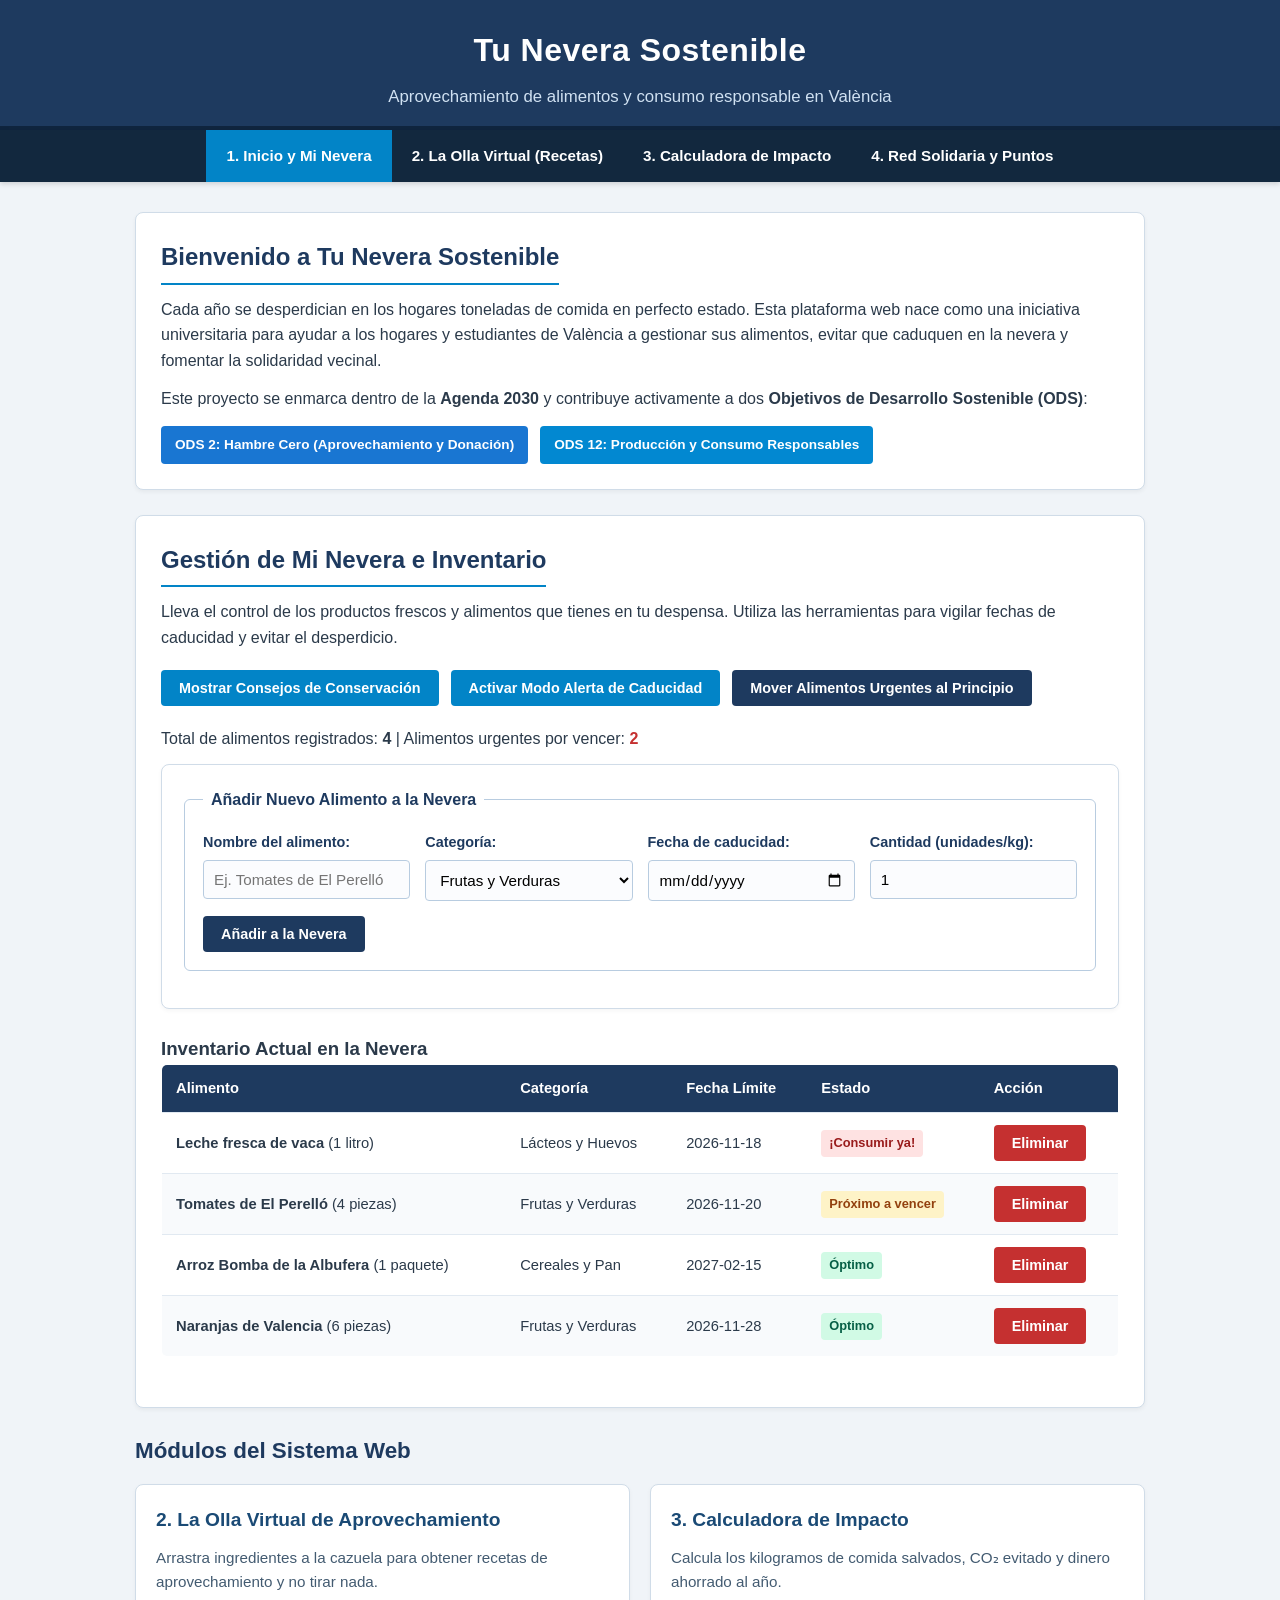
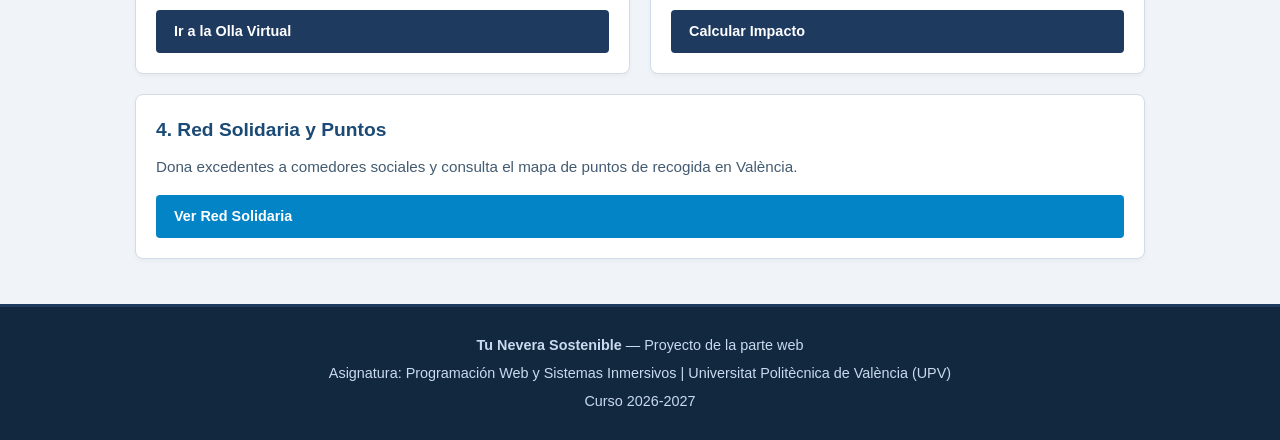
<file: index.html>
<!DOCTYPE html>
<html lang="es">
<head>
    <meta charset="UTF-8">
    <meta name="viewport" content="width=device-width, initial-scale=1.0">
    <title>Tu Nevera Sostenible — Inicio y Mi Nevera | UPV</title>
    <!-- Estilos CSS externos -->
    <link rel="stylesheet" href="css/estilos.css">
</head>
<body>

    <!-- ====================================================================
         ENCABEZADO PRINCIPAL
         ==================================================================== -->
    <header>
        <h1>Tu Nevera Sostenible</h1>
        <p>Aprovechamiento de alimentos y consumo responsable en València</p>
    </header>

    <!-- ====================================================================
         BARRA DE NAVEGACIÓN PRINCIPAL
         ==================================================================== -->
    <nav>
        <ul>
            <li><a href="index.html" class="activo">1. Inicio y Mi Nevera</a></li>
            <li><a href="recetas.html">2. La Olla Virtual (Recetas)</a></li>
            <li><a href="impacto.html">3. Calculadora de Impacto</a></li>
            <li><a href="donaciones.html">4. Red Solidaria y Puntos</a></li>
        </ul>
    </nav>

    <!-- ====================================================================
         CONTENIDO PRINCIPAL
         ==================================================================== -->
    <main>

        <!-- Bloque de introducción del proyecto y vinculación a los ODS -->
        <section class="bloque-intro">
            <h2>Bienvenido a Tu Nevera Sostenible</h2>
            <p>
                Cada año se desperdician en los hogares toneladas de comida en perfecto estado. 
                Esta plataforma web nace como una iniciativa universitaria para ayudar a los hogares 
                y estudiantes de València a gestionar sus alimentos, evitar que caduquen en la nevera y 
                fomentar la solidaridad vecinal.
            </p>
            <p>
                Este proyecto se enmarca dentro de la <strong>Agenda 2030</strong> y contribuye activamente a dos 
                <strong>Objetivos de Desarrollo Sostenible (ODS)</strong>:
            </p>
            
            <div class="badges-ods">
                <span class="badge badge-ods2">ODS 2: Hambre Cero (Aprovechamiento y Donación)</span>
                <span class="badge badge-ods12">ODS 12: Producción y Consumo Responsables</span>
            </div>
        </section>

        <!-- Sección Interactiva: Mi Nevera e Inventario -->
        <section class="bloque-intro">
            <h2>Gestión de Mi Nevera e Inventario</h2>
            <p>
                Lleva el control de los productos frescos y alimentos que tienes en tu despensa. 
                Utiliza las herramientas para vigilar fechas de caducidad y evitar el desperdicio.
            </p>

            <!-- Panel de botones para cumplir requisitos interactivos de JavaScript -->
            <div class="panel-botones">
                <!-- Requisito a: Aparición y desaparición de elementos -->
                <button type="button" id="btn-toggle-consejo" class="btn-secundario">Mostrar Consejos de Conservación</button>
                
                <!-- Requisito b: Cambios de estilo en elementos -->
                <button type="button" id="btn-modo-alerta" class="btn-secundario">Activar Modo Alerta de Caducidad</button>
                
                <!-- Requisito c: Cambio de la estructura de la página (reordenar DOM) -->
                <button type="button" id="btn-reordenar">Mover Alimentos Urgentes al Principio</button>
            </div>

            <!-- Caja de consejos que aparece y desaparece dinámicamente (Requisito a) -->
            <div id="caja-consejos" class="caja-consejo" style="display: none;">
                <h4>💡 Consejos Clave para Conservar Alimentos en València:</h4>
                <ul>
                    <li><strong>Tomates y cítricos:</strong> Conservar a temperatura ambiente en lugar seco para no perder sabor.</li>
                    <li><strong>Verduras de hoja (espinacas, acelgas):</strong> Guardar en el cajón inferior de la nevera con papel absorbente.</li>
                    <li><strong>Plátanos y manzanas:</strong> Mantener separados de otras frutas porque desprenden etileno y aceleran la maduración.</li>
                    <li><strong>Sobras cocinadas:</strong> Guardar en recipientes herméticos una vez templadas y consumir en 48-72 horas.</li>
                </ul>
            </div>

            <!-- Resumen de estadísticas del inventario -->
            <p>
                Total de alimentos registrados: <strong id="total-alimentos">4</strong> | 
                Alimentos urgentes por vencer: <strong id="total-urgentes" style="color: #c53030;">2</strong>
            </p>

            <!-- Formulario HTML para registrar nuevos alimentos -->
            <form id="form-alimento">
                <fieldset>
                    <legend>Añadir Nuevo Alimento a la Nevera</legend>
                    <div class="fila-formulario">
                        <div class="grupo-campo">
                            <label for="input-alimento">Nombre del alimento:</label>
                            <input type="text" id="input-alimento" placeholder="Ej. Tomates de El Perelló" required>
                        </div>
                        <div class="grupo-campo">
                            <label for="select-categoria">Categoría:</label>
                            <select id="select-categoria">
                                <option value="Frutas y Verduras">Frutas y Verduras</option>
                                <option value="Lácteos y Huevos">Lácteos y Huevos</option>
                                <option value="Cereales y Pan">Cereales y Pan</option>
                                <option value="Legumbres">Legumbres</option>
                                <option value="Proteínas y Carnes">Proteínas y Carnes</option>
                            </select>
                        </div>
                        <div class="grupo-campo">
                            <label for="input-fecha">Fecha de caducidad:</label>
                            <input type="date" id="input-fecha" required>
                        </div>
                        <div class="grupo-campo">
                            <label for="input-cantidad">Cantidad (unidades/kg):</label>
                            <input type="number" id="input-cantidad" value="1" min="1">
                        </div>
                    </div>
                    <button type="button" id="btn-anadir">Añadir a la Nevera</button>
                </fieldset>
            </form>

            <!-- Tabla de inventario actual -->
            <h3>Inventario Actual en la Nevera</h3>
            <div class="tabla-contenedor">
                <table id="tabla-alimentos">
                    <thead>
                        <tr>
                            <th>Alimento</th>
                            <th>Categoría</th>
                            <th>Fecha Límite</th>
                            <th>Estado</th>
                            <th>Acción</th>
                        </tr>
                    </thead>
                    <tbody id="cuerpo-tabla-alimentos">
                        <!-- Fila 1: Muy urgente -->
                        <tr data-estado="muy-urgente">
                            <td><strong>Leche fresca de vaca</strong> (1 litro)</td>
                            <td>Lácteos y Huevos</td>
                            <td>2026-11-18</td>
                            <td><span class="etiqueta-estado estado-caducando">¡Consumir ya!</span></td>
                            <td><button type="button" class="btn-peligro btn-eliminar">Eliminar</button></td>
                        </tr>
                        <!-- Fila 2: Urgente -->
                        <tr data-estado="urgente">
                            <td><strong>Tomates de El Perelló</strong> (4 piezas)</td>
                            <td>Frutas y Verduras</td>
                            <td>2026-11-20</td>
                            <td><span class="etiqueta-estado estado-pronto">Próximo a vencer</span></td>
                            <td><button type="button" class="btn-peligro btn-eliminar">Eliminar</button></td>
                        </tr>
                        <!-- Fila 3: Óptimo -->
                        <tr data-estado="optimo">
                            <td><strong>Arroz Bomba de la Albufera</strong> (1 paquete)</td>
                            <td>Cereales y Pan</td>
                            <td>2027-02-15</td>
                            <td><span class="etiqueta-estado estado-optimo">Óptimo</span></td>
                            <td><button type="button" class="btn-peligro btn-eliminar">Eliminar</button></td>
                        </tr>
                        <!-- Fila 4: Óptimo -->
                        <tr data-estado="optimo">
                            <td><strong>Naranjas de Valencia</strong> (6 piezas)</td>
                            <td>Frutas y Verduras</td>
                            <td>2026-11-28</td>
                            <td><span class="etiqueta-estado estado-optimo">Óptimo</span></td>
                            <td><button type="button" class="btn-peligro btn-eliminar">Eliminar</button></td>
                        </tr>
                    </tbody>
                </table>
            </div>

        </section>

        <!-- Accesos rápidos a los otros módulos -->
        <h2 class="seccion-titulo">Módulos del Sistema Web</h2>
        <div class="grid-secciones">
            <article class="tarjeta-menu">
                <div>
                    <h3>2. La Olla Virtual de Aprovechamiento</h3>
                    <p>Arrastra ingredientes a la cazuela para obtener recetas de aprovechamiento y no tirar nada.</p>
                </div>
                <a href="recetas.html" class="btn-enlace">Ir a la Olla Virtual</a>
            </article>

            <article class="tarjeta-menu">
                <div>
                    <h3>3. Calculadora de Impacto</h3>
                    <p>Calcula los kilogramos de comida salvados, CO₂ evitado y dinero ahorrado al año.</p>
                </div>
                <a href="impacto.html" class="btn-enlace">Calcular Impacto</a>
            </article>

            <article class="tarjeta-menu">
                <div>
                    <h3>4. Red Solidaria y Puntos</h3>
                    <p>Dona excedentes a comedores sociales y consulta el mapa de puntos de recogida en València.</p>
                </div>
                <a href="donaciones.html" class="btn-enlace btn-secundario">Ver Red Solidaria</a>
            </article>
        </div>

    </main>

    <!-- ====================================================================
         PIE DE PÁGINA
         ==================================================================== -->
    <footer>
        <p><strong>Tu Nevera Sostenible</strong> — Proyecto de la parte web</p>
        <p>Asignatura: Programación Web y Sistemas Inmersivos | Universitat Politècnica de València (UPV)</p>
        <p>Curso 2026-2027</p>
    </footer>

    <!-- Script JavaScript específico de la Nevera -->
    <script src="js/nevera.js"></script>
</body>
</html>
</file>
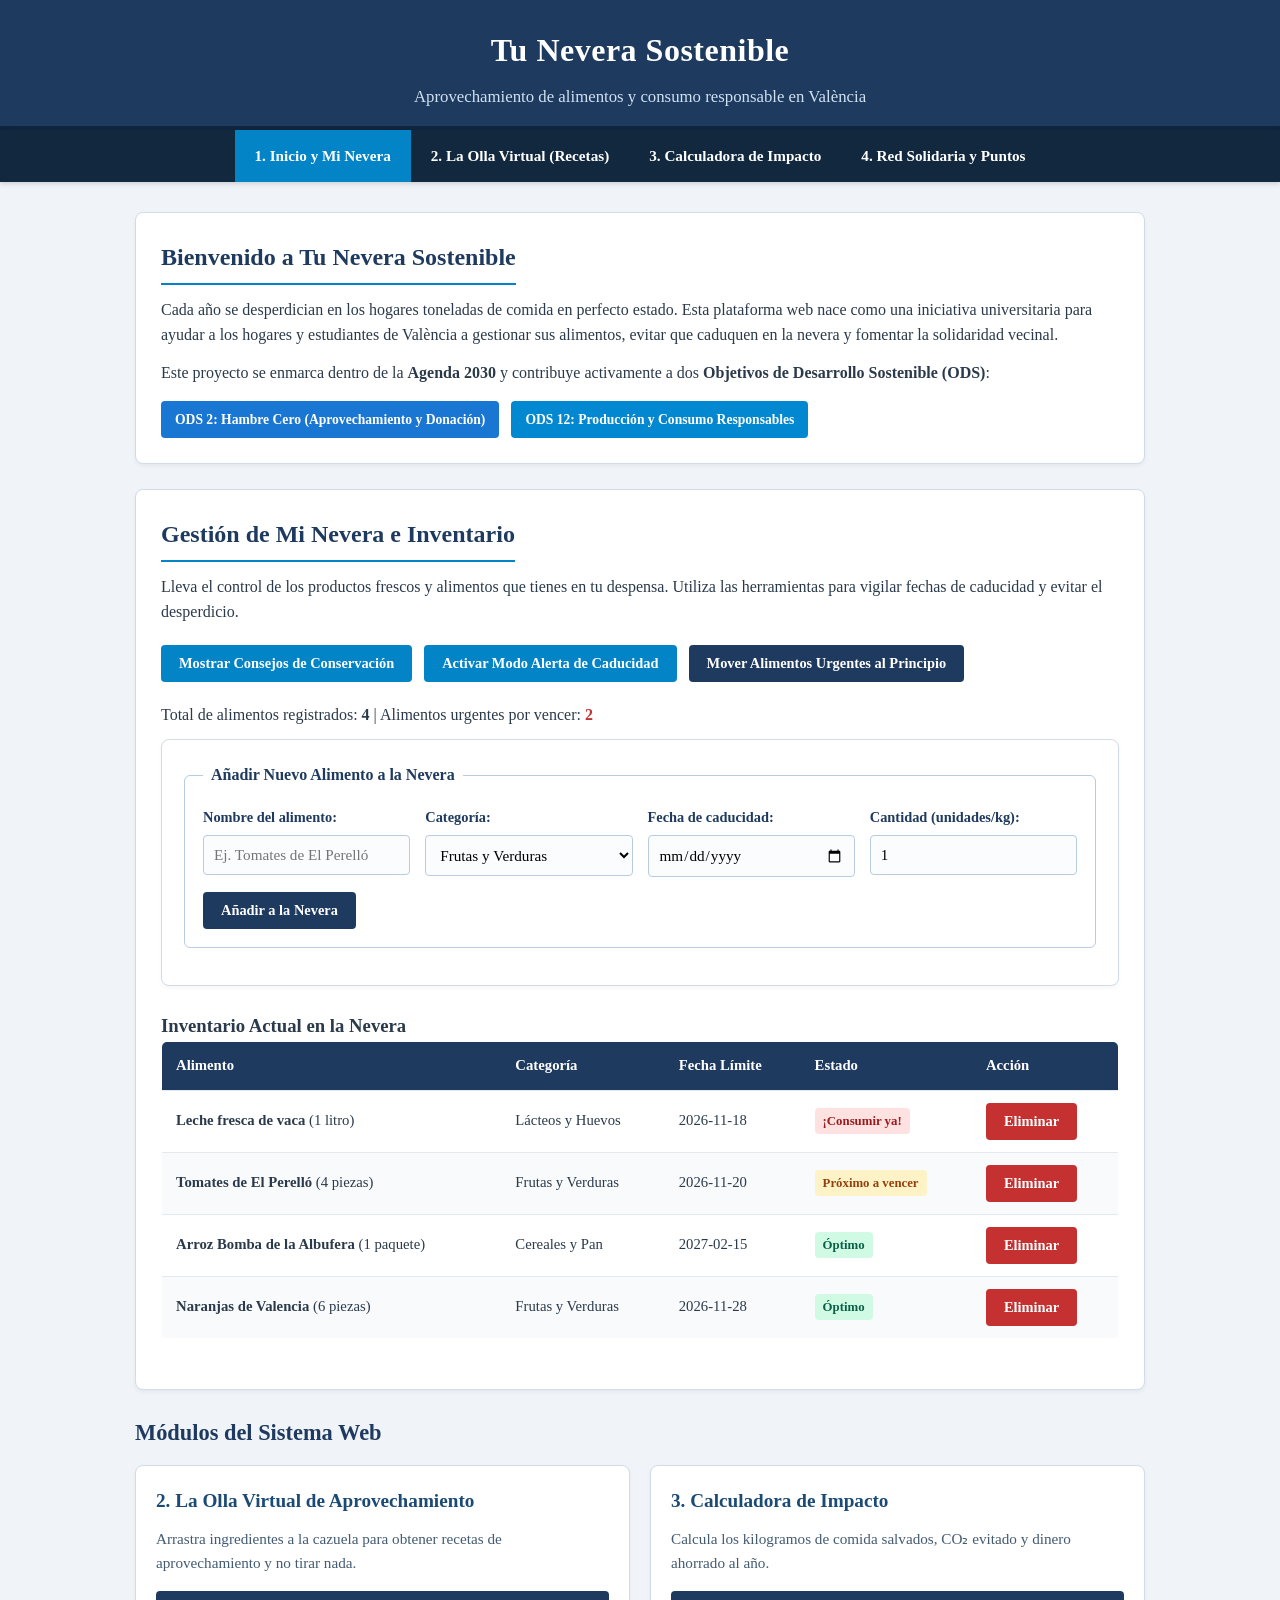
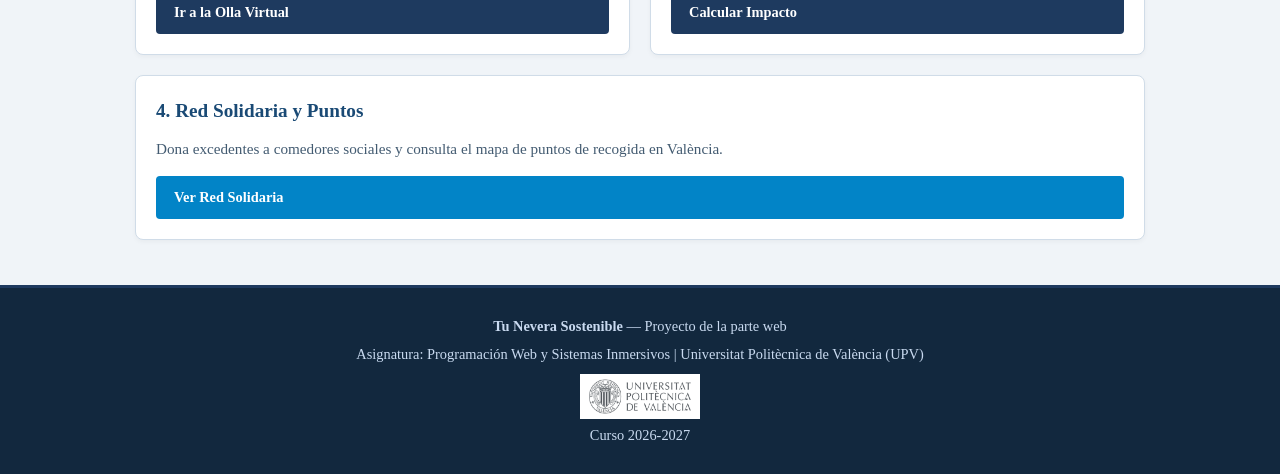
<file: Entregables/Codigo/index.html>
<!DOCTYPE html>
<html lang="es">
<head>
    <meta charset="UTF-8">
    <meta name="viewport" content="width=device-width, initial-scale=1.0">
    <title>Tu Nevera Sostenible — Inicio y Mi Nevera | UPV</title>
    
    <link rel="stylesheet" href="css/estilos.css">
</head>
<body>

    <header>
        <h1>Tu Nevera Sostenible</h1>
        <p>Aprovechamiento de alimentos y consumo responsable en València</p>
    </header>

    <nav>
        <ul>
            <li><a href="index.html" class="activo">1. Inicio y Mi Nevera</a></li>
            <li><a href="recetas.html">2. La Olla Virtual (Recetas)</a></li>
            <li><a href="impacto.html">3. Calculadora de Impacto</a></li>
            <li><a href="donaciones.html">4. Red Solidaria y Puntos</a></li>
        </ul>
    </nav>

    <main>

        <section class="bloque-intro">
            <h2>Bienvenido a Tu Nevera Sostenible</h2>
            <p>
                Cada año se desperdician en los hogares toneladas de comida en perfecto estado. 
                Esta plataforma web nace como una iniciativa universitaria para ayudar a los hogares 
                y estudiantes de València a gestionar sus alimentos, evitar que caduquen en la nevera y 
                fomentar la solidaridad vecinal.
            </p>
            <p>
                Este proyecto se enmarca dentro de la <strong>Agenda 2030</strong> y contribuye activamente a dos 
                <strong>Objetivos de Desarrollo Sostenible (ODS)</strong>:
            </p>
            
            <div class="badges-ods">
                <span class="badge badge-ods2">ODS 2: Hambre Cero (Aprovechamiento y Donación)</span>
                <span class="badge badge-ods12">ODS 12: Producción y Consumo Responsables</span>
            </div>
        </section>

        <section class="bloque-intro">
            <h2>Gestión de Mi Nevera e Inventario</h2>
            <p>
                Lleva el control de los productos frescos y alimentos que tienes en tu despensa. 
                Utiliza las herramientas para vigilar fechas de caducidad y evitar el desperdicio.
            </p>

            <div class="panel-botones">
                <button type="button" id="btn-toggle-consejo" class="btn-secundario">Mostrar Consejos de Conservación</button>
                <button type="button" id="btn-modo-alerta" class="btn-secundario">Activar Modo Alerta de Caducidad</button>
                <button type="button" id="btn-reordenar">Mover Alimentos Urgentes al Principio</button>
            </div>

            <div id="caja-consejos" class="caja-consejo" style="display: none;">
                <h4>Consejos clave para conservar alimentos en València:</h4>
                <ul>
                    <li><strong>Tomates y cítricos:</strong> Conservar a temperatura ambiente en lugar seco para no perder sabor.</li>
                    <li><strong>Verduras de hoja (espinacas, acelgas):</strong> Guardar en el cajón inferior de la nevera con papel absorbente.</li>
                    <li><strong>Plátanos y manzanas:</strong> Mantener separados de otras frutas porque desprenden etileno y aceleran la maduración.</li>
                    <li><strong>Sobras cocinadas:</strong> Guardar en recipientes herméticos una vez templadas y consumir en 48-72 horas.</li>
                </ul>
            </div>

            <p>
                Total de alimentos registrados: <strong id="total-alimentos">4</strong> | 
                Alimentos urgentes por vencer: <strong id="total-urgentes" style="color: #c53030;">2</strong>
            </p>

            <form id="form-alimento">
                <fieldset>
                    <legend>Añadir Nuevo Alimento a la Nevera</legend>
                    <div class="fila-formulario">
                        <div class="grupo-campo">
                            <label for="input-alimento">Nombre del alimento:</label>
                            <input type="text" id="input-alimento" placeholder="Ej. Tomates de El Perelló" required>
                        </div>
                        <div class="grupo-campo">
                            <label for="select-categoria">Categoría:</label>
                            <select id="select-categoria">
                                <option value="Frutas y Verduras">Frutas y Verduras</option>
                                <option value="Lácteos y Huevos">Lácteos y Huevos</option>
                                <option value="Cereales y Pan">Cereales y Pan</option>
                                <option value="Legumbres">Legumbres</option>
                                <option value="Proteínas y Carnes">Proteínas y Carnes</option>
                            </select>
                        </div>
                        <div class="grupo-campo">
                            <label for="input-fecha">Fecha de caducidad:</label>
                            <input type="date" id="input-fecha" required>
                        </div>
                        <div class="grupo-campo">
                            <label for="input-cantidad">Cantidad (unidades/kg):</label>
                            <input type="number" id="input-cantidad" value="1" min="1">
                        </div>
                    </div>
                    <button type="button" id="btn-anadir">Añadir a la Nevera</button>
                </fieldset>
            </form>

            <h3>Inventario Actual en la Nevera</h3>
            <div class="tabla-contenedor">
                <table id="tabla-alimentos">
                    <thead>
                        <tr>
                            <th>Alimento</th>
                            <th>Categoría</th>
                            <th>Fecha Límite</th>
                            <th>Estado</th>
                            <th>Acción</th>
                        </tr>
                    </thead>
                    <tbody id="cuerpo-tabla-alimentos">
                        
                        <tr data-estado="muy-urgente">
                            <td><strong>Leche fresca de vaca</strong> (1 litro)</td>
                            <td>Lácteos y Huevos</td>
                            <td>2026-11-18</td>
                            <td><span class="etiqueta-estado estado-caducando">¡Consumir ya!</span></td>
                            <td><button type="button" class="btn-peligro btn-eliminar">Eliminar</button></td>
                        </tr>
                        
                        <tr data-estado="urgente">
                            <td><strong>Tomates de El Perelló</strong> (4 piezas)</td>
                            <td>Frutas y Verduras</td>
                            <td>2026-11-20</td>
                            <td><span class="etiqueta-estado estado-pronto">Próximo a vencer</span></td>
                            <td><button type="button" class="btn-peligro btn-eliminar">Eliminar</button></td>
                        </tr>
                        
                        <tr data-estado="optimo">
                            <td><strong>Arroz Bomba de la Albufera</strong> (1 paquete)</td>
                            <td>Cereales y Pan</td>
                            <td>2027-02-15</td>
                            <td><span class="etiqueta-estado estado-optimo">Óptimo</span></td>
                            <td><button type="button" class="btn-peligro btn-eliminar">Eliminar</button></td>
                        </tr>
                        
                        <tr data-estado="optimo">
                            <td><strong>Naranjas de Valencia</strong> (6 piezas)</td>
                            <td>Frutas y Verduras</td>
                            <td>2026-11-28</td>
                            <td><span class="etiqueta-estado estado-optimo">Óptimo</span></td>
                            <td><button type="button" class="btn-peligro btn-eliminar">Eliminar</button></td>
                        </tr>
                    </tbody>
                </table>
            </div>

        </section>

        <h2 class="seccion-titulo">Módulos del Sistema Web</h2>
        <div class="grid-secciones">
            <article class="tarjeta-menu">
                <div>
                    <h3>2. La Olla Virtual de Aprovechamiento</h3>
                    <p>Arrastra ingredientes a la cazuela para obtener recetas de aprovechamiento y no tirar nada.</p>
                </div>
                <a href="recetas.html" class="btn-enlace">Ir a la Olla Virtual</a>
            </article>

            <article class="tarjeta-menu">
                <div>
                    <h3>3. Calculadora de Impacto</h3>
                    <p>Calcula los kilogramos de comida salvados, CO₂ evitado y dinero ahorrado al año.</p>
                </div>
                <a href="impacto.html" class="btn-enlace">Calcular Impacto</a>
            </article>

            <article class="tarjeta-menu">
                <div>
                    <h3>4. Red Solidaria y Puntos</h3>
                    <p>Dona excedentes a comedores sociales y consulta el mapa de puntos de recogida en València.</p>
                </div>
                <a href="donaciones.html" class="btn-enlace btn-secundario">Ver Red Solidaria</a>
            </article>
        </div>

    </main>

    <footer>
        <p><strong>Tu Nevera Sostenible</strong> — Proyecto de la parte web</p>
        <p>Asignatura: Programación Web y Sistemas Inmersivos | Universitat Politècnica de València (UPV)</p>
        <p style="margin-top: 8px;">
            <img src="img/logo-upv.jpg" alt="Logotipo UPV" width="120" height="45" style="vertical-align: middle;">
        </p>
        <p>Curso 2026-2027</p>
    </footer>

    <script src="js/nevera.js"></script>
</body>
</html>
</file>
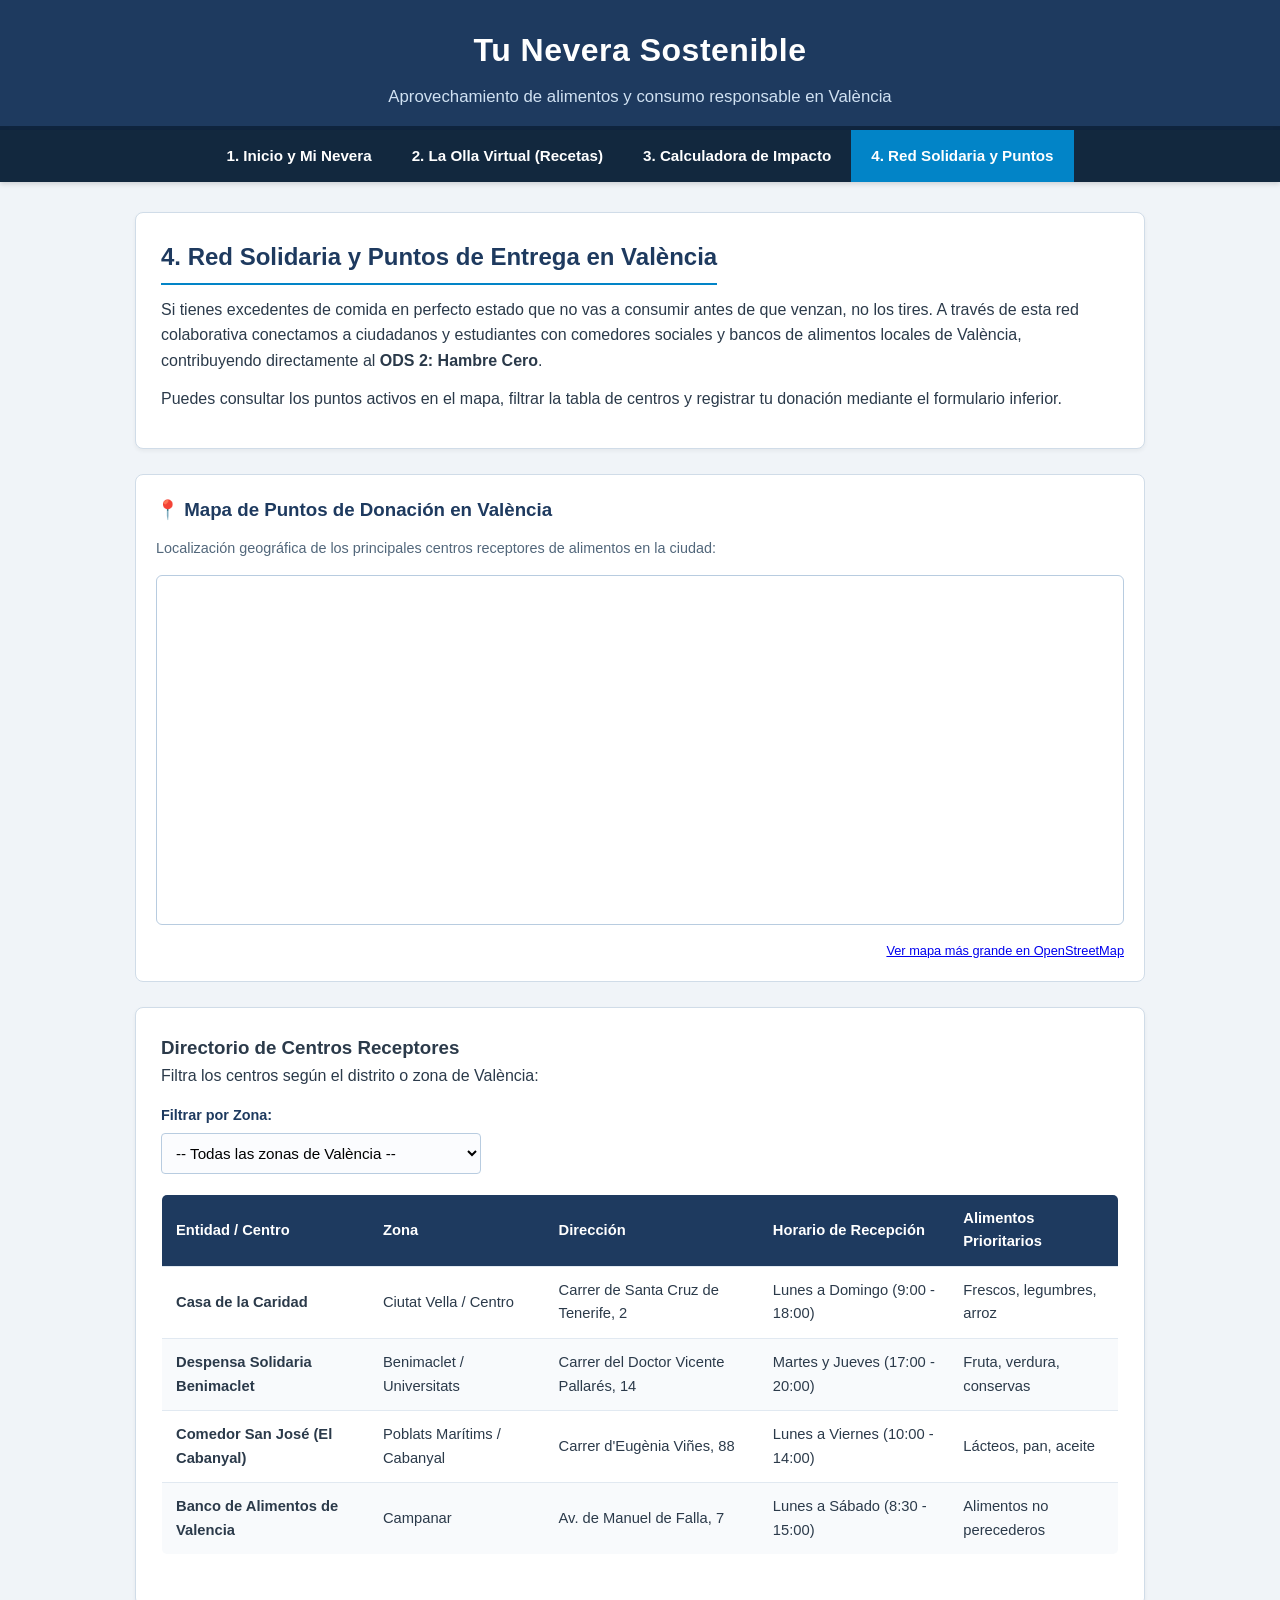
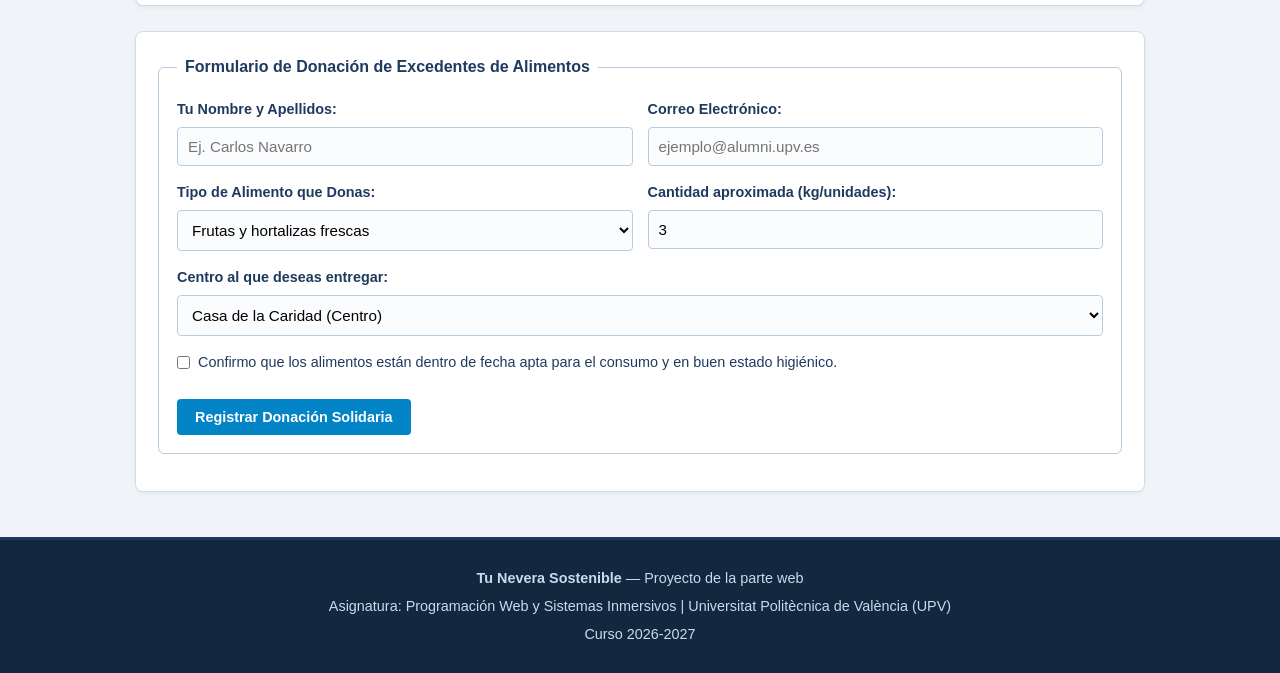
<file: donaciones.html>
<!DOCTYPE html>
<html lang="es">
<head>
    <meta charset="UTF-8">
    <meta name="viewport" content="width=device-width, initial-scale=1.0">
    <title>Tu Nevera Sostenible — Red Solidaria y Puntos | UPV</title>
    <!-- Estilos CSS externos -->
    <link rel="stylesheet" href="css/estilos.css">
</head>
<body>

    <!-- ====================================================================
         ENCABEZADO PRINCIPAL
         ==================================================================== -->
    <header>
        <h1>Tu Nevera Sostenible</h1>
        <p>Aprovechamiento de alimentos y consumo responsable en València</p>
    </header>

    <!-- ====================================================================
         BARRA DE NAVEGACIÓN
         ==================================================================== -->
    <nav>
        <ul>
            <li><a href="index.html">1. Inicio y Mi Nevera</a></li>
            <li><a href="recetas.html">2. La Olla Virtual (Recetas)</a></li>
            <li><a href="impacto.html">3. Calculadora de Impacto</a></li>
            <li><a href="donaciones.html" class="activo">4. Red Solidaria y Puntos</a></li>
        </ul>
    </nav>

    <!-- ====================================================================
         CONTENIDO PRINCIPAL
         ==================================================================== -->
    <main>

        <!-- Bloque explicativo -->
        <section class="bloque-intro">
            <h2>4. Red Solidaria y Puntos de Entrega en València</h2>
            <p>
                Si tienes excedentes de comida en perfecto estado que no vas a consumir antes de que venzan, 
                no los tires. A través de esta red colaborativa conectamos a ciudadanos y estudiantes con 
                comedores sociales y bancos de alimentos locales de València, contribuyendo directamente al 
                <strong>ODS 2: Hambre Cero</strong>.
            </p>
            <p>
                Puedes consultar los puntos activos en el mapa, filtrar la tabla de centros y registrar tu donación 
                mediante el formulario inferior.
            </p>
        </section>

        <!-- Bloque Multimedia: Iframe interactivo (Mapa de València con OpenStreetMap) -->
        <section class="contenedor-multimedia">
            <h3>📍 Mapa de Puntos de Donación en València</h3>
            <p style="margin-bottom: 15px; font-size: 0.9rem; color: #52677b;">
                Localización geográfica de los principales centros receptores de alimentos en la ciudad:
            </p>
            <!-- Iframe embebido cumpliendo el requisito del enunciado -->
            <iframe 
                class="iframe-responsive"
                src="https://www.openstreetmap.org/export/embed.html?bbox=-0.418%2C39.450%2C-0.340%2C39.495&amp;layer=mapnik"
                title="Mapa de comedores sociales y bancos de alimentos de València">
            </iframe>
            <p style="margin-top: 8px; font-size: 0.8rem; text-align: right;">
                <a href="https://www.openstreetmap.org" target="_blank" rel="noopener noreferrer">Ver mapa más grande en OpenStreetMap</a>
            </p>
        </section>

        <!-- Directorio de Centros y Comedores Sociales (Tabla HTML) -->
        <section class="bloque-intro">
            <h3>Directorio de Centros Receptores</h3>
            <p style="margin-bottom: 15px;">Filtra los centros según el distrito o zona de València:</p>

            <div class="grupo-campo" style="max-width: 320px; margin-bottom: 20px;">
                <label for="filtro-zona-comedor">Filtrar por Zona:</label>
                <select id="filtro-zona-comedor">
                    <option value="todas">-- Todas las zonas de València --</option>
                    <option value="ciutat-vella">Ciutat Vella / Centro</option>
                    <option value="benimaclet">Benimaclet / Universitats</option>
                    <option value="maritim">Poblats Marítims / Cabanyal</option>
                    <option value="campanar">Campanar</option>
                </select>
            </div>

            <div class="tabla-contenedor">
                <table id="tabla-comedores">
                    <thead>
                        <tr>
                            <th>Entidad / Centro</th>
                            <th>Zona</th>
                            <th>Dirección</th>
                            <th>Horario de Recepción</th>
                            <th>Alimentos Prioritarios</th>
                        </tr>
                    </thead>
                    <tbody>
                        <tr data-zona="ciutat-vella">
                            <td><strong>Casa de la Caridad</strong></td>
                            <td>Ciutat Vella / Centro</td>
                            <td>Carrer de Santa Cruz de Tenerife, 2</td>
                            <td>Lunes a Domingo (9:00 - 18:00)</td>
                            <td>Frescos, legumbres, arroz</td>
                        </tr>
                        <tr data-zona="benimaclet">
                            <td><strong>Despensa Solidaria Benimaclet</strong></td>
                            <td>Benimaclet / Universitats</td>
                            <td>Carrer del Doctor Vicente Pallarés, 14</td>
                            <td>Martes y Jueves (17:00 - 20:00)</td>
                            <td>Fruta, verdura, conservas</td>
                        </tr>
                        <tr data-zona="maritim">
                            <td><strong>Comedor San José (El Cabanyal)</strong></td>
                            <td>Poblats Marítims / Cabanyal</td>
                            <td>Carrer d'Eugènia Viñes, 88</td>
                            <td>Lunes a Viernes (10:00 - 14:00)</td>
                            <td>Lácteos, pan, aceite</td>
                        </tr>
                        <tr data-zona="campanar">
                            <td><strong>Banco de Alimentos de Valencia</strong></td>
                            <td>Campanar</td>
                            <td>Av. de Manuel de Falla, 7</td>
                            <td>Lunes a Sábado (8:30 - 15:00)</td>
                            <td>Alimentos no perecederos</td>
                        </tr>
                    </tbody>
                </table>
            </div>
        </section>

        <!-- Formulario de Registro de Donación -->
        <section>
            <form id="form-donacion">
                <fieldset>
                    <legend>Formulario de Donación de Excedentes de Alimentos</legend>

                    <div class="fila-formulario">
                        <div class="grupo-campo">
                            <label for="donante-nombre">Tu Nombre y Apellidos:</label>
                            <input type="text" id="donante-nombre" placeholder="Ej. Carlos Navarro" required>
                        </div>
                        <div class="grupo-campo">
                            <label for="donante-email">Correo Electrónico:</label>
                            <input type="email" id="donante-email" placeholder="ejemplo@alumni.upv.es" required>
                        </div>
                    </div>

                    <div class="fila-formulario">
                        <div class="grupo-campo">
                            <label for="donante-alimento">Tipo de Alimento que Donas:</label>
                            <select id="donante-alimento">
                                <option value="Frutas y hortalizas frescas">Frutas y hortalizas frescas</option>
                                <option value="Arroz, pasta y legumbres">Arroz, pasta y legumbres</option>
                                <option value="Pan y productos de panadería">Pan y productos de panadería</option>
                                <option value="Lácteos precintados">Lácteos precintados</option>
                                <option value="Conservas y latas">Conservas y latas</option>
                            </select>
                        </div>
                        <div class="grupo-campo">
                            <label for="donante-cantidad">Cantidad aproximada (kg/unidades):</label>
                            <input type="number" id="donante-cantidad" min="1" max="100" value="3" required>
                        </div>
                    </div>

                    <div class="grupo-campo">
                        <label for="donante-centro">Centro al que deseas entregar:</label>
                        <select id="donante-centro">
                            <option value="caridad">Casa de la Caridad (Centro)</option>
                            <option value="benimaclet">Despensa Solidaria Benimaclet</option>
                            <option value="sanjose">Comedor San José (El Cabanyal)</option>
                            <option value="banco">Banco de Alimentos (Campanar)</option>
                        </select>
                    </div>

                    <div class="grupo-campo" style="margin-top: 15px;">
                        <label style="display: flex; align-items: center; gap: 8px; font-weight: normal; cursor: pointer;">
                            <input type="checkbox" id="donante-condiciones" required>
                            <span>Confirmo que los alimentos están dentro de fecha apta para el consumo y en buen estado higiénico.</span>
                        </label>
                    </div>

                    <button type="submit" class="btn-secundario" style="margin-top: 10px;">Registrar Donación Solidaria</button>
                </fieldset>
            </form>

            <!-- Mensaje de éxito dinámico tras registrar la donación -->
            <div id="mensaje-exito-donacion" class="caja-exito" style="display: none;">
                <h4>✅ Donación Registrada con Éxito</h4>
                <p id="detalle-donacion"></p>
            </div>
        </section>

    </main>

    <!-- ====================================================================
         PIE DE PÁGINA
         ==================================================================== -->
    <footer>
        <p><strong>Tu Nevera Sostenible</strong> — Proyecto de la parte web</p>
        <p>Asignatura: Programación Web y Sistemas Inmersivos | Universitat Politècnica de València (UPV)</p>
        <p>Curso 2026-2027</p>
    </footer>

    <!-- Script JavaScript específico de Donaciones -->
    <script src="js/donaciones.js"></script>
</body>
</html>
</file>
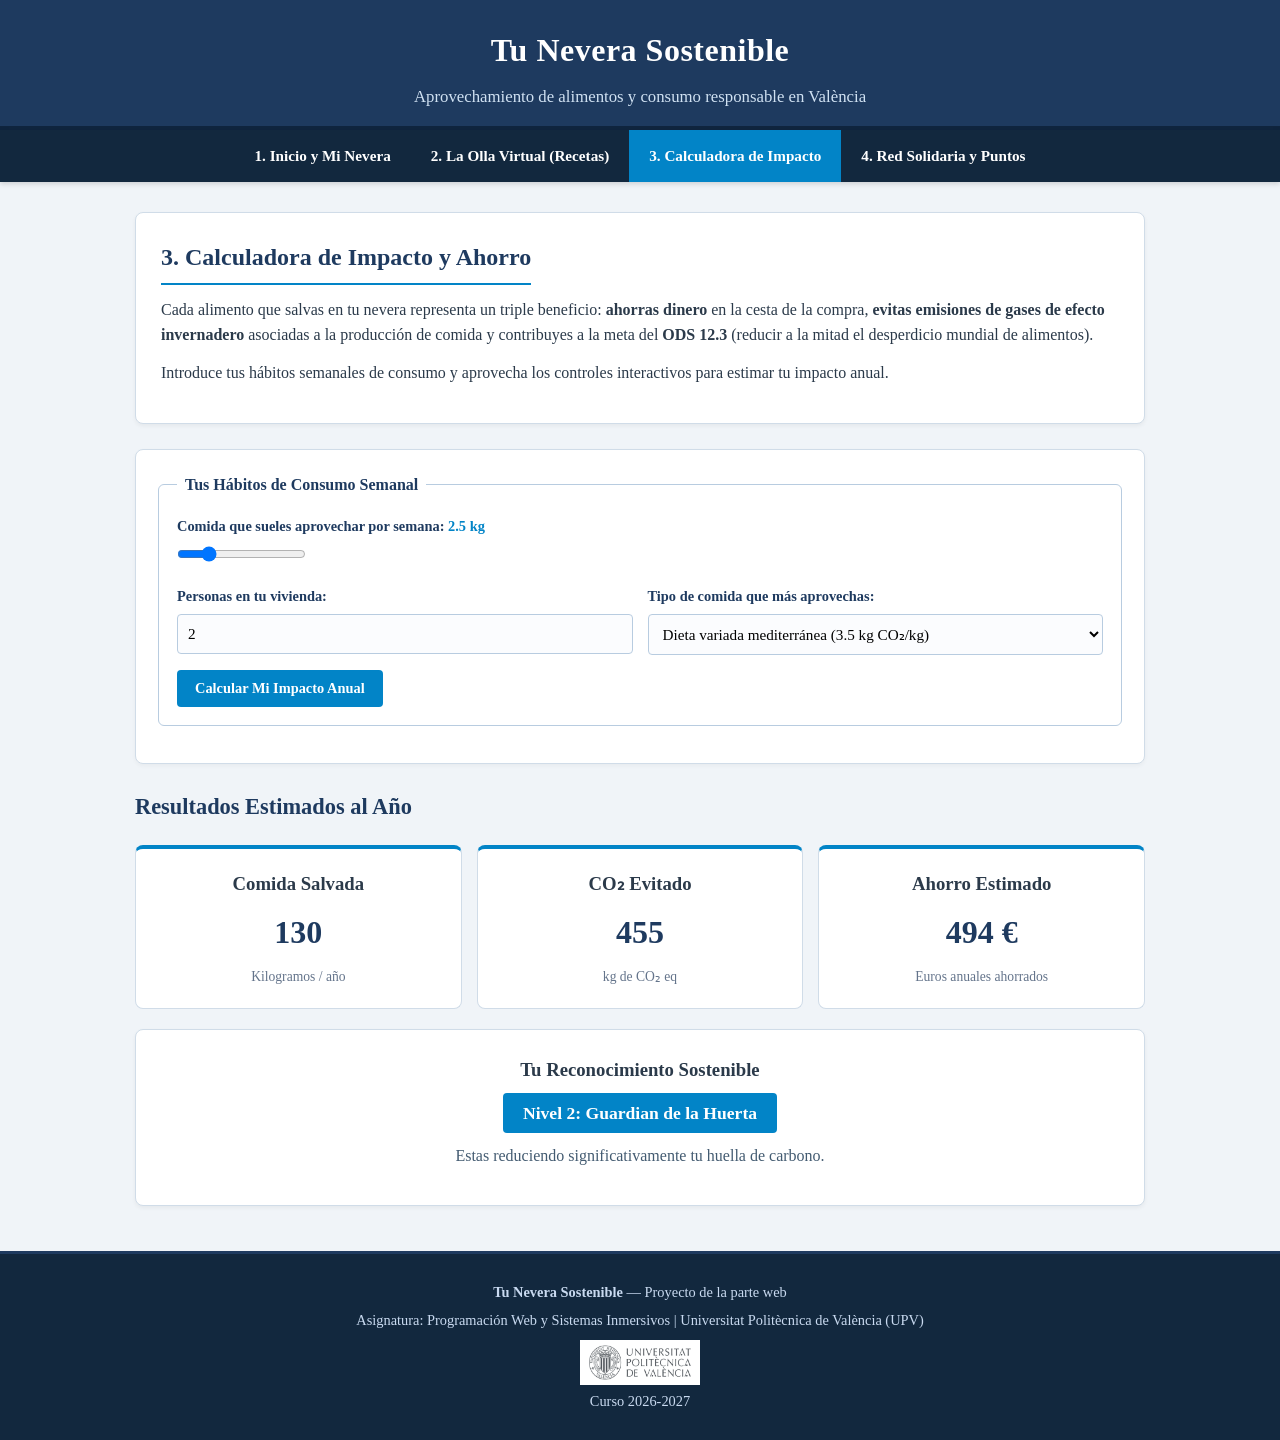
<file: Entregables/Codigo/impacto.html>
<!DOCTYPE html>
<html lang="es">
<head>
    <meta charset="UTF-8">
    <meta name="viewport" content="width=device-width, initial-scale=1.0">
    <title>Tu Nevera Sostenible — Calculadora de Impacto | UPV</title>
    
    <link rel="stylesheet" href="css/estilos.css">
</head>
<body>

    <header>
        <h1>Tu Nevera Sostenible</h1>
        <p>Aprovechamiento de alimentos y consumo responsable en València</p>
    </header>

    <nav>
        <ul>
            <li><a href="index.html">1. Inicio y Mi Nevera</a></li>
            <li><a href="recetas.html">2. La Olla Virtual (Recetas)</a></li>
            <li><a href="impacto.html" class="activo">3. Calculadora de Impacto</a></li>
            <li><a href="donaciones.html">4. Red Solidaria y Puntos</a></li>
        </ul>
    </nav>

    <main>

        <section class="bloque-intro">
            <h2>3. Calculadora de Impacto y Ahorro</h2>
            <p>
                Cada alimento que salvas en tu nevera representa un triple beneficio: 
                <strong>ahorras dinero</strong> en la cesta de la compra, <strong>evitas emisiones de gases de efecto invernadero</strong> 
                asociadas a la producción de comida y contribuyes a la meta del <strong>ODS 12.3</strong> (reducir a la mitad el desperdicio mundial de alimentos).
            </p>
            <p>
                Introduce tus hábitos semanales de consumo y aprovecha los controles interactivos para estimar tu impacto anual.
            </p>
        </section>

        <form id="form-calculadora">
            <fieldset>
                <legend>Tus Hábitos de Consumo Semanal</legend>

                <div class="grupo-campo">
                    <label for="slider-kilos">
                        Comida que sueles aprovechar por semana: 
                        <strong id="valor-kilos-slider" style="color: #0284c7;">2.5 kg</strong>
                    </label>
                    <input type="range" id="slider-kilos" min="0.5" max="10" step="0.5" value="2.5">
                </div>

                <div class="fila-formulario">
                    <div class="grupo-campo">
                        <label for="input-personas">Personas en tu vivienda:</label>
                        <input type="number" id="input-personas" min="1" max="10" value="2">
                    </div>

                    <div class="grupo-campo">
                        <label for="select-tipo-alimento">Tipo de comida que más aprovechas:</label>
                        <select id="select-tipo-alimento">
                            <option value="2.5">Frutas, hortalizas y verduras de huerta (2.5 kg CO₂/kg)</option>
                            <option value="3.5" selected>Dieta variada mediterránea (3.5 kg CO₂/kg)</option>
                            <option value="5.0">Proteínas, lácteos y carnes (5.0 kg CO₂/kg)</option>
                        </select>
                    </div>
                </div>

                <button type="button" id="btn-calcular-impacto" class="btn-secundario">Calcular Mi Impacto Anual</button>
            </fieldset>
        </form>

        <h2 class="seccion-titulo">Resultados Estimados al Año</h2>
        <div class="panel-metricas">
            <div class="tarjeta-metrica">
                <h3>Comida Salvada</h3>
                <div id="res-kilos-anio" class="valor-metrica">130</div>
                <div class="unidad-metrica">Kilogramos / año</div>
            </div>

            <div class="tarjeta-metrica">
                <h3>CO₂ Evitado</h3>
                <div id="res-co2-anio" class="valor-metrica">455</div>
                <div class="unidad-metrica">kg de CO₂ eq</div>
            </div>

            <div class="tarjeta-metrica">
                <h3>Ahorro Estimado</h3>
                <div id="res-euros-anio" class="valor-metrica">494 €</div>
                <div class="unidad-metrica">Euros anuales ahorrados</div>
            </div>
        </div>

        <div class="bloque-intro" style="text-align: center;">
            <h3>Tu Reconocimiento Sostenible</h3>
            <div style="margin: 15px 0;">
                <span id="badge-nivel-sostenible" class="badge" style="font-size: 1.1rem; padding: 10px 20px; background-color: #0284c7;">
                    Nivel 2: Guardián de la Huerta
                </span>
            </div>
            <p id="mensaje-nivel" style="color: #435b71; font-weight: 500;">
                ¡Muy buen trabajo! Estás reduciendo significativamente tu huella de carbono.
            </p>
        </div>

    </main>

    <footer>
        <p><strong>Tu Nevera Sostenible</strong> — Proyecto de la parte web</p>
        <p>Asignatura: Programación Web y Sistemas Inmersivos | Universitat Politècnica de València (UPV)</p>
        <p style="margin-top: 8px;">
            <img src="img/logo-upv.jpg" alt="Logotipo UPV" width="120" height="45" style="vertical-align: middle;">
        </p>
        <p>Curso 2026-2027</p>
    </footer>

    <script src="js/impacto.js"></script>
</body>
</html>
</file>
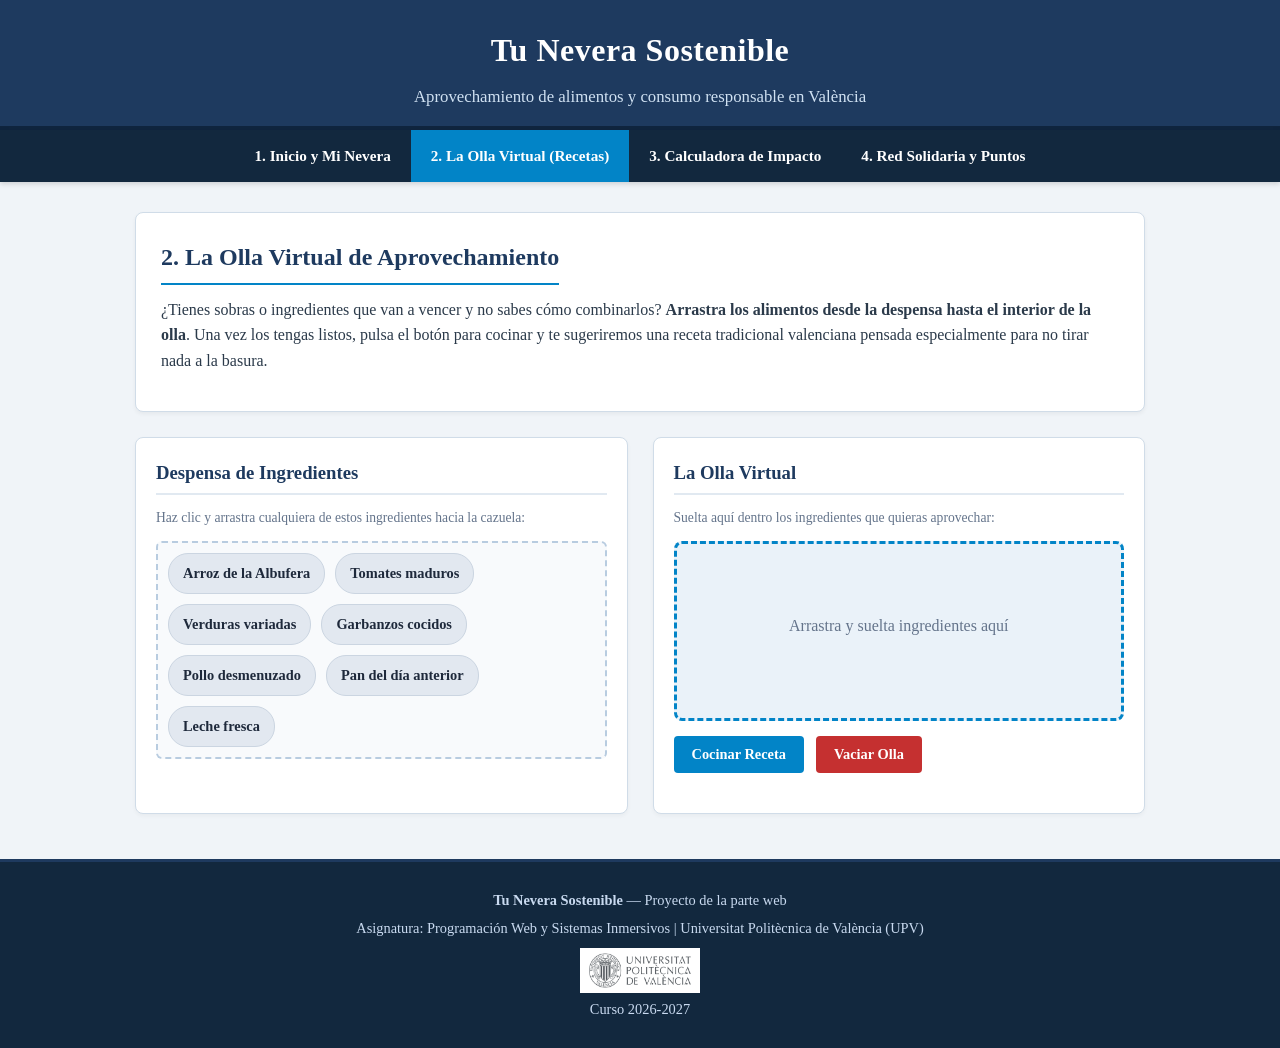
<file: Entregables/Codigo/recetas.html>
<!DOCTYPE html>
<html lang="es">
<head>
    <meta charset="UTF-8">
    <meta name="viewport" content="width=device-width, initial-scale=1.0">
    <title>Tu Nevera Sostenible — La Olla Virtual (Recetas) | UPV</title>
    
    <link rel="stylesheet" href="css/estilos.css">
</head>
<body>

    <header>
        <h1>Tu Nevera Sostenible</h1>
        <p>Aprovechamiento de alimentos y consumo responsable en València</p>
    </header>

    <nav>
        <ul>
            <li><a href="index.html">1. Inicio y Mi Nevera</a></li>
            <li><a href="recetas.html" class="activo">2. La Olla Virtual (Recetas)</a></li>
            <li><a href="impacto.html">3. Calculadora de Impacto</a></li>
            <li><a href="donaciones.html">4. Red Solidaria y Puntos</a></li>
        </ul>
    </nav>

    <main>

        <section class="bloque-intro">
            <h2>2. La Olla Virtual de Aprovechamiento</h2>
            <p>
                ¿Tienes sobras o ingredientes que van a vencer y no sabes cómo combinarlos?
                <strong>Arrastra los alimentos desde la despensa hasta el interior de la olla</strong>.
                Una vez los tengas listos, pulsa el botón para cocinar y te sugeriremos una receta tradicional 
                valenciana pensada especialmente para no tirar nada a la basura.
            </p>
        </section>

        <section class="contenedor-juego">

            <div class="panel-despensa">
                <h3>Despensa de Ingredientes</h3>
                <p style="font-size: 0.85rem; color: #64748b; margin-bottom: 12px;">
                    Haz clic y arrastra cualquiera de estos ingredientes hacia la cazuela:
                </p>

                <div id="contenedor-despensa" class="lista-ingredientes">
                    <div id="ing-arroz" class="ingrediente-item" data-tipo="arroz">Arroz de la Albufera</div>
                    <div id="ing-tomate" class="ingrediente-item" data-tipo="tomate">Tomates maduros</div>
                    <div id="ing-verdura" class="ingrediente-item" data-tipo="verdura">Verduras variadas</div>
                    <div id="ing-garbanzos" class="ingrediente-item" data-tipo="garbanzos">Garbanzos cocidos</div>
                    <div id="ing-pollo" class="ingrediente-item" data-tipo="pollo">Pollo desmenuzado</div>
                    <div id="ing-pan" class="ingrediente-item" data-tipo="pan">Pan del día anterior</div>
                    <div id="ing-leche" class="ingrediente-item" data-tipo="leche">Leche fresca</div>
                </div>

                <div id="caja-info-raton" class="caja-consejo" style="display: none; margin-top: 15px;">
                    <h4 id="info-raton-titulo">Detalles del ingrediente</h4>
                    <p id="info-raton-texto" style="font-size: 0.9rem; margin-bottom: 6px;"></p>
                    <p style="font-size: 0.8rem; color: #52677b; margin: 0;">
                        Posición del cursor sobre el elemento: <span id="info-raton-coords">X: 0, Y: 0</span>
                    </p>
                </div>
            </div>

            <div class="panel-olla">
                <h3>La Olla Virtual</h3>
                <p style="font-size: 0.85rem; color: #64748b; margin-bottom: 12px;">
                    Suelta aquí dentro los ingredientes que quieras aprovechar:
                </p>

                <div id="zona-olla" class="zona-drop">
                    <p id="texto-olla-vacia" style="color: #64748b; font-weight: 500;">
                        Arrastra y suelta ingredientes aquí
                    </p>
                    <div id="ingredientes-olla" class="ingredientes-en-olla">
                    </div>
                </div>

                <div class="panel-botones" style="margin-top: 15px;">
                    <button type="button" id="btn-cocinar" class="btn-secundario">Cocinar Receta</button>
                    <button type="button" id="btn-reiniciar-olla" class="btn-peligro">Vaciar Olla</button>
                </div>
            </div>

        </section>

        <section id="resultado-receta" class="caja-receta-resultado" style="display: none;">
            <h3 id="titulo-receta">Nombre de la Receta</h3>
            <p id="desc-receta" style="margin-bottom: 15px; font-style: italic;"></p>
            <h4>Pasos de preparación:</h4>
            <ol id="pasos-receta" style="margin-left: 20px; margin-top: 10px;"></ol>
        </section>

    </main>

    <footer>
        <p><strong>Tu Nevera Sostenible</strong> — Proyecto de la parte web</p>
        <p>Asignatura: Programación Web y Sistemas Inmersivos | Universitat Politècnica de València (UPV)</p>
        <p style="margin-top: 8px;">
            <img src="img/logo-upv.jpg" alt="Logotipo UPV" width="120" height="45" style="vertical-align: middle;">
        </p>
        <p>Curso 2026-2027</p>
    </footer>

    <script src="js/recetas.js"></script>
</body>
</html>
</file>
<file: css/estilos.css>
/* ==========================================================================
   ESTILOS GENERALES DEL PROYECTO: TU NEVERA SOSTENIBLE
   Asignatura: Programación Web y Sistemas Inmersivos (UPV)
   Temática: ODS 2 (Hambre Cero) y ODS 12 (Consumo Responsable)
   Gama de colores: Tonos azules institucionales y limpios
   ========================================================================== */

/* Reseteo básico y modelo de caja */
* {
    box-sizing: border-box;
    margin: 0;
    padding: 0;
}

body {
    font-family: 'Segoe UI', Arial, Helvetica, sans-serif;
    line-height: 1.6;
    background-color: #f0f4f8;
    color: #2b3a4a;
}

/* --------------------------------------------------------------------------
   ENCABEZADO (HEADER)
   -------------------------------------------------------------------------- */
header {
    background-color: #1e3a5f;
    color: #ffffff;
    padding: 25px 20px 15px 20px;
    text-align: center;
    border-bottom: 4px solid #0f243e;
}

header h1 {
    font-size: 2rem;
    margin-bottom: 8px;
    letter-spacing: 0.5px;
}

header p {
    font-size: 1.05rem;
    color: #d0e1f2;
}

/* --------------------------------------------------------------------------
   BARRA DE NAVEGACIÓN (NAV)
   -------------------------------------------------------------------------- */
nav {
    background-color: #12283e;
    box-shadow: 0 2px 5px rgba(0, 0, 0, 0.15);
}

nav ul {
    list-style: none;
    display: flex;
    justify-content: center;
    flex-wrap: wrap;
}

nav li {
    margin: 0;
}

nav a {
    display: block;
    color: #ffffff;
    text-decoration: none;
    padding: 14px 20px;
    font-weight: 600;
    font-size: 0.95rem;
    transition: background-color 0.2s ease, color 0.2s ease;
}

nav a:hover {
    background-color: #244b72;
    color: #ffffff;
}

nav a.activo {
    background-color: #0284c7;
    color: #ffffff;
}

/* --------------------------------------------------------------------------
   CONTENEDOR PRINCIPAL (MAIN)
   -------------------------------------------------------------------------- */
main {
    max-width: 1050px;
    margin: 30px auto;
    padding: 0 20px;
}

/* Bloque de introducción */
.bloque-intro {
    background-color: #ffffff;
    border: 1px solid #d0dce8;
    border-radius: 8px;
    padding: 25px;
    margin-bottom: 25px;
    box-shadow: 0 2px 4px rgba(0, 0, 0, 0.05);
}

.bloque-intro h2 {
    color: #1e3a5f;
    margin-bottom: 12px;
    border-bottom: 2px solid #0284c7;
    padding-bottom: 6px;
    display: inline-block;
}

.bloque-intro p {
    margin-bottom: 12px;
}

/* Insignias ODS */
.badges-ods {
    display: flex;
    gap: 12px;
    margin-top: 15px;
    flex-wrap: wrap;
}

.badge {
    padding: 8px 14px;
    border-radius: 4px;
    font-size: 0.85rem;
    font-weight: bold;
    color: #ffffff;
}

.badge-ods2 {
    background-color: #1976d2;
}

.badge-ods12 {
    background-color: #0288d1;
}

/* --------------------------------------------------------------------------
   TARJETAS Y SECCIONES DEL MENÚ (Flexbox)
   -------------------------------------------------------------------------- */
.seccion-titulo {
    color: #1e3a5f;
    margin: 25px 0 15px 0;
    font-size: 1.4rem;
}

.grid-secciones {
    display: flex;
    gap: 20px;
    flex-wrap: wrap;
}

.tarjeta-menu {
    flex: 1 1 calc(50% - 20px);
    min-width: 280px;
    background-color: #ffffff;
    border: 1px solid #d0dce8;
    border-radius: 8px;
    padding: 20px;
    box-shadow: 0 2px 5px rgba(0, 0, 0, 0.04);
    display: flex;
    flex-direction: column;
    justify-content: space-between;
}

.tarjeta-menu h3 {
    color: #1a4a75;
    margin-bottom: 10px;
    font-size: 1.2rem;
}

.tarjeta-menu p {
    color: #435b71;
    margin-bottom: 15px;
    font-size: 0.95rem;
}

.tarjeta-menu ul {
    margin-left: 20px;
    margin-bottom: 18px;
    color: #52677b;
    font-size: 0.9rem;
}

.tarjeta-menu ul li {
    margin-bottom: 4px;
}

/* --------------------------------------------------------------------------
   BOTONES
   -------------------------------------------------------------------------- */
.btn-enlace, button, input[type="submit"], input[type="button"] {
    display: inline-block;
    background-color: #1e3a5f;
    color: #ffffff;
    text-decoration: none;
    padding: 10px 18px;
    border-radius: 4px;
    border: none;
    font-weight: 600;
    font-size: 0.9rem;
    cursor: pointer;
    transition: background-color 0.2s ease, transform 0.1s ease;
}

.btn-enlace:hover, button:hover, input[type="submit"]:hover, input[type="button"]:hover {
    background-color: #0f243e;
}

.btn-secundario {
    background-color: #0284c7;
}

.btn-secundario:hover {
    background-color: #0369a1;
}

.btn-peligro {
    background-color: #c53030;
}

.btn-peligro:hover {
    background-color: #9b2c2c;
}

.panel-botones {
    margin: 20px 0;
    display: flex;
    gap: 12px;
    flex-wrap: wrap;
}

/* --------------------------------------------------------------------------
   FORMULARIOS
   -------------------------------------------------------------------------- */
form {
    background-color: #ffffff;
    border: 1px solid #d0dce8;
    border-radius: 8px;
    padding: 22px;
    margin-bottom: 25px;
    box-shadow: 0 2px 4px rgba(0, 0, 0, 0.04);
}

fieldset {
    border: 1px solid #b8cce0;
    border-radius: 6px;
    padding: 18px;
    margin-bottom: 15px;
}

legend {
    font-weight: bold;
    color: #1e3a5f;
    padding: 0 8px;
}

.grupo-campo {
    margin-bottom: 15px;
}

.grupo-campo label {
    display: block;
    margin-bottom: 6px;
    font-weight: 600;
    font-size: 0.9rem;
    color: #1e3a5f;
}

.grupo-campo input[type="text"],
.grupo-campo input[type="date"],
.grupo-campo input[type="number"],
.grupo-campo input[type="email"],
.grupo-campo select,
.grupo-campo textarea {
    width: 100%;
    padding: 10px;
    border: 1px solid #b8cce0;
    border-radius: 4px;
    font-size: 0.95rem;
    font-family: inherit;
    background-color: #fbfcfe;
}

.grupo-campo input:focus,
.grupo-campo select:focus,
.grupo-campo textarea:focus {
    outline: none;
    border-color: #0284c7;
    box-shadow: 0 0 0 2px rgba(2, 132, 199, 0.2);
}

.fila-formulario {
    display: flex;
    gap: 15px;
    flex-wrap: wrap;
}

.fila-formulario .grupo-campo {
    flex: 1 1 200px;
}

/* --------------------------------------------------------------------------
   TABLAS (Table Styles)
   -------------------------------------------------------------------------- */
.tabla-contenedor {
    overflow-x: auto;
    margin-bottom: 25px;
}

table {
    width: 100%;
    border-collapse: collapse;
    background-color: #ffffff;
    border: 1px solid #d0dce8;
    border-radius: 6px;
    overflow: hidden;
}

th, td {
    padding: 12px 14px;
    text-align: left;
    border-bottom: 1px solid #e1e9f1;
    font-size: 0.92rem;
}

th {
    background-color: #1e3a5f;
    color: #ffffff;
    font-weight: 600;
}

tr:nth-child(even) {
    background-color: #f8fafc;
}

tr:hover {
    background-color: #edf4fa;
}

/* Estilos dinámicos para avisos de caducidad (JS) */
.fila-urgente {
    background-color: #fff3cd !important;
    border-left: 5px solid #ff9800;
    font-weight: 500;
}

.fila-muy-urgente {
    background-color: #ffe5e5 !important;
    border-left: 5px solid #e53935;
    font-weight: 600;
}

.etiqueta-estado {
    display: inline-block;
    padding: 3px 8px;
    border-radius: 4px;
    font-size: 0.8rem;
    font-weight: bold;
}

.estado-optimo {
    background-color: #d1fae5;
    color: #065f46;
}

.estado-pronto {
    background-color: #fef3c7;
    color: #92400e;
}

.estado-caducando {
    background-color: #fee2e2;
    color: #991b1b;
}

/* --------------------------------------------------------------------------
   CAJAS DE MENSAJES Y CONSEJOS (Aparición / Desaparición con JS)
   -------------------------------------------------------------------------- */
.caja-consejo {
    background-color: #e0f2fe;
    border-left: 4px solid #0284c7;
    padding: 15px;
    border-radius: 4px;
    margin-bottom: 20px;
}

.caja-consejo h4 {
    color: #0369a1;
    margin-bottom: 6px;
}

.caja-exito {
    background-color: #dcfce7;
    border-left: 4px solid #16a34a;
    color: #14532d;
    padding: 15px;
    border-radius: 4px;
    margin: 15px 0;
    font-weight: 500;
}

/* --------------------------------------------------------------------------
   DRAG & DROP (LA OLLA VIRTUAL)
   -------------------------------------------------------------------------- */
.contenedor-juego {
    display: flex;
    gap: 25px;
    flex-wrap: wrap;
    margin: 20px 0;
}

.panel-despensa, .panel-olla {
    flex: 1 1 350px;
    background-color: #ffffff;
    border: 1px solid #d0dce8;
    border-radius: 8px;
    padding: 20px;
    box-shadow: 0 2px 4px rgba(0, 0, 0, 0.04);
}

.panel-despensa h3, .panel-olla h3 {
    color: #1e3a5f;
    margin-bottom: 12px;
    border-bottom: 2px solid #e1e9f1;
    padding-bottom: 6px;
}

.lista-ingredientes {
    display: flex;
    gap: 10px;
    flex-wrap: wrap;
    min-height: 120px;
    padding: 10px;
    background-color: #f8fafc;
    border: 2px dashed #b8cce0;
    border-radius: 6px;
}

.ingrediente-item {
    background-color: #e2e8f0;
    border: 1px solid #cbd5e1;
    color: #1e293b;
    padding: 8px 14px;
    border-radius: 20px;
    font-weight: 600;
    font-size: 0.9rem;
    cursor: grab;
    user-select: none;
    transition: background-color 0.15s ease, transform 0.15s ease;
}

.ingrediente-item:hover {
    background-color: #cbd5e1;
    transform: scale(1.05);
}

.ingrediente-item:active {
    cursor: grabbing;
}

/* Zona de soltar (Olla) */
.zona-drop {
    min-height: 180px;
    background-color: #eaf2f9;
    border: 3px dashed #0284c7;
    border-radius: 8px;
    padding: 15px;
    text-align: center;
    display: flex;
    flex-direction: column;
    align-items: center;
    justify-content: center;
    transition: background-color 0.2s ease, border-color 0.2s ease;
}

.zona-drop.drag-sobre {
    background-color: #bae6fd;
    border-color: #0369a1;
}

.ingredientes-en-olla {
    display: flex;
    flex-wrap: wrap;
    gap: 8px;
    margin-top: 10px;
    width: 100%;
}

.caja-receta-resultado {
    background-color: #ffffff;
    border: 2px solid #0284c7;
    border-radius: 8px;
    padding: 20px;
    margin-top: 25px;
}

.caja-receta-resultado h3 {
    color: #1e3a5f;
    margin-bottom: 10px;
}

/* --------------------------------------------------------------------------
   CALCULADORA DE IMPACTO
   -------------------------------------------------------------------------- */
.panel-metricas {
    display: flex;
    gap: 15px;
    flex-wrap: wrap;
    margin: 20px 0;
}

.tarjeta-metrica {
    flex: 1 1 200px;
    background-color: #ffffff;
    border: 1px solid #d0dce8;
    border-top: 4px solid #0284c7;
    border-radius: 8px;
    padding: 20px;
    text-align: center;
}

.tarjeta-metrica .valor-metrica {
    font-size: 2rem;
    font-weight: bold;
    color: #1e3a5f;
    margin: 8px 0;
}

.tarjeta-metrica .unidad-metrica {
    font-size: 0.85rem;
    color: #64748b;
}

/* --------------------------------------------------------------------------
   MULTIMEDIA E IFRAMES
   -------------------------------------------------------------------------- */
.contenedor-multimedia {
    background-color: #ffffff;
    border: 1px solid #d0dce8;
    border-radius: 8px;
    padding: 20px;
    margin: 25px 0;
}

.contenedor-multimedia h3 {
    color: #1e3a5f;
    margin-bottom: 12px;
}

.iframe-responsive {
    width: 100%;
    height: 350px;
    border: 1px solid #b8cce0;
    border-radius: 6px;
}

/* --------------------------------------------------------------------------
   PIE DE PÁGINA (FOOTER)
   -------------------------------------------------------------------------- */
footer {
    background-color: #12283e;
    color: #c9daf0;
    text-align: center;
    padding: 22px 15px;
    margin-top: 45px;
    border-top: 3px solid #1e3a5f;
    font-size: 0.9rem;
}

footer p {
    margin: 5px 0;
}

footer a {
    color: #ffffff;
    text-decoration: underline;
}
</file>
<file: Entregables/Codigo/css/estilos.css>
* {
    box-sizing: border-box;
    margin: 0;
    padding: 0;
}

body {
    font-family: 'Times New Roman', Times, serif;
    line-height: 1.6;
    background-color: #f0f4f8;
    color: #2b3a4a;
}

button, input, select, textarea {
    font-family: inherit;
}

header {
    background-color: #1e3a5f;
    color: #ffffff;
    padding: 25px 20px 15px 20px;
    text-align: center;
    border-bottom: 4px solid #0f243e;
}

header h1 {
    font-size: 2rem;
    margin-bottom: 8px;
    letter-spacing: 0.5px;
}

header p {
    font-size: 1.05rem;
    color: #d0e1f2;
}

nav {
    background-color: #12283e;
    box-shadow: 0 2px 5px rgba(0, 0, 0, 0.15);
}

nav ul {
    list-style: none;
    display: flex;
    justify-content: center;
    flex-wrap: wrap;
}

nav li {
    margin: 0;
}

nav a {
    display: block;
    color: #ffffff;
    text-decoration: none;
    padding: 14px 20px;
    font-weight: 600;
    font-size: 0.95rem;
    transition: background-color 0.2s ease, color 0.2s ease;
}

nav a:hover {
    background-color: #244b72;
    color: #ffffff;
}

nav a.activo {
    background-color: #0284c7;
    color: #ffffff;
}

main {
    max-width: 1050px;
    margin: 30px auto;
    padding: 0 20px;
}

.bloque-intro {
    background-color: #ffffff;
    border: 1px solid #d0dce8;
    border-radius: 8px;
    padding: 25px;
    margin-bottom: 25px;
    box-shadow: 0 2px 4px rgba(0, 0, 0, 0.05);
}

.bloque-intro h2 {
    color: #1e3a5f;
    margin-bottom: 12px;
    border-bottom: 2px solid #0284c7;
    padding-bottom: 6px;
    display: inline-block;
}

.bloque-intro p {
    margin-bottom: 12px;
}

.badges-ods {
    display: flex;
    gap: 12px;
    margin-top: 15px;
    flex-wrap: wrap;
}

.badge {
    padding: 8px 14px;
    border-radius: 4px;
    font-size: 0.85rem;
    font-weight: bold;
    color: #ffffff;
}

.badge-ods2 {
    background-color: #1976d2;
}

.badge-ods12 {
    background-color: #0288d1;
}

.seccion-titulo {
    color: #1e3a5f;
    margin: 25px 0 15px 0;
    font-size: 1.4rem;
}

.grid-secciones {
    display: flex;
    gap: 20px;
    flex-wrap: wrap;
}

.tarjeta-menu {
    flex: 1 1 calc(50% - 20px);
    min-width: 280px;
    background-color: #ffffff;
    border: 1px solid #d0dce8;
    border-radius: 8px;
    padding: 20px;
    box-shadow: 0 2px 5px rgba(0, 0, 0, 0.04);
    display: flex;
    flex-direction: column;
    justify-content: space-between;
}

.tarjeta-menu h3 {
    color: #1a4a75;
    margin-bottom: 10px;
    font-size: 1.2rem;
}

.tarjeta-menu p {
    color: #435b71;
    margin-bottom: 15px;
    font-size: 0.95rem;
}

.tarjeta-menu ul {
    margin-left: 20px;
    margin-bottom: 18px;
    color: #52677b;
    font-size: 0.9rem;
}

.tarjeta-menu ul li {
    margin-bottom: 4px;
}

.btn-enlace, button, input[type="submit"], input[type="button"] {
    display: inline-block;
    background-color: #1e3a5f;
    color: #ffffff;
    text-decoration: none;
    padding: 10px 18px;
    border-radius: 4px;
    border: none;
    font-weight: 600;
    font-size: 0.9rem;
    cursor: pointer;
    transition: background-color 0.2s ease, transform 0.1s ease;
}

.btn-enlace:hover, button:hover, input[type="submit"]:hover, input[type="button"]:hover {
    background-color: #0f243e;
}

.btn-secundario {
    background-color: #0284c7;
}

.btn-secundario:hover {
    background-color: #0369a1;
}

.btn-peligro {
    background-color: #c53030;
}

.btn-peligro:hover {
    background-color: #9b2c2c;
}

.panel-botones {
    margin: 20px 0;
    display: flex;
    gap: 12px;
    flex-wrap: wrap;
}

form {
    background-color: #ffffff;
    border: 1px solid #d0dce8;
    border-radius: 8px;
    padding: 22px;
    margin-bottom: 25px;
    box-shadow: 0 2px 4px rgba(0, 0, 0, 0.04);
}

fieldset {
    border: 1px solid #b8cce0;
    border-radius: 6px;
    padding: 18px;
    margin-bottom: 15px;
}

legend {
    font-weight: bold;
    color: #1e3a5f;
    padding: 0 8px;
}

.grupo-campo {
    margin-bottom: 15px;
}

.grupo-campo label {
    display: block;
    margin-bottom: 6px;
    font-weight: 600;
    font-size: 0.9rem;
    color: #1e3a5f;
}

.grupo-campo input[type="text"],
.grupo-campo input[type="date"],
.grupo-campo input[type="number"],
.grupo-campo input[type="email"],
.grupo-campo select,
.grupo-campo textarea {
    width: 100%;
    padding: 10px;
    border: 1px solid #b8cce0;
    border-radius: 4px;
    font-size: 0.95rem;
    font-family: inherit;
    background-color: #fbfcfe;
}

.grupo-campo input:focus,
.grupo-campo select:focus,
.grupo-campo textarea:focus {
    outline: none;
    border-color: #0284c7;
    box-shadow: 0 0 0 2px rgba(2, 132, 199, 0.2);
}

.fila-formulario {
    display: flex;
    gap: 15px;
    flex-wrap: wrap;
}

.fila-formulario .grupo-campo {
    flex: 1 1 200px;
}

.tabla-contenedor {
    overflow-x: auto;
    margin-bottom: 25px;
}

table {
    width: 100%;
    border-collapse: collapse;
    background-color: #ffffff;
    border: 1px solid #d0dce8;
    border-radius: 6px;
    overflow: hidden;
}

th, td {
    padding: 12px 14px;
    text-align: left;
    border-bottom: 1px solid #e1e9f1;
    font-size: 0.92rem;
}

th {
    background-color: #1e3a5f;
    color: #ffffff;
    font-weight: 600;
}

tr:nth-child(even) {
    background-color: #f8fafc;
}

tr:hover {
    background-color: #edf4fa;
}

.fila-urgente {
    background-color: #fff3cd !important;
    border-left: 5px solid #ff9800;
    font-weight: 500;
}

.fila-muy-urgente {
    background-color: #ffe5e5 !important;
    border-left: 5px solid #e53935;
    font-weight: 600;
}

.etiqueta-estado {
    display: inline-block;
    padding: 3px 8px;
    border-radius: 4px;
    font-size: 0.8rem;
    font-weight: bold;
}

.estado-optimo {
    background-color: #d1fae5;
    color: #065f46;
}

.estado-pronto {
    background-color: #fef3c7;
    color: #92400e;
}

.estado-caducando {
    background-color: #fee2e2;
    color: #991b1b;
}

.caja-consejo {
    background-color: #e0f2fe;
    border-left: 4px solid #0284c7;
    padding: 15px;
    border-radius: 4px;
    margin-bottom: 20px;
}

.caja-consejo h4 {
    color: #0369a1;
    margin-bottom: 6px;
}

.caja-exito {
    background-color: #dcfce7;
    border-left: 4px solid #16a34a;
    color: #14532d;
    padding: 15px;
    border-radius: 4px;
    margin: 15px 0;
    font-weight: 500;
}

.contenedor-juego {
    display: flex;
    gap: 25px;
    flex-wrap: wrap;
    margin: 20px 0;
}

.panel-despensa, .panel-olla {
    flex: 1 1 350px;
    background-color: #ffffff;
    border: 1px solid #d0dce8;
    border-radius: 8px;
    padding: 20px;
    box-shadow: 0 2px 4px rgba(0, 0, 0, 0.04);
}

.panel-despensa h3, .panel-olla h3 {
    color: #1e3a5f;
    margin-bottom: 12px;
    border-bottom: 2px solid #e1e9f1;
    padding-bottom: 6px;
}

.lista-ingredientes {
    display: flex;
    gap: 10px;
    flex-wrap: wrap;
    min-height: 120px;
    padding: 10px;
    background-color: #f8fafc;
    border: 2px dashed #b8cce0;
    border-radius: 6px;
}

.ingrediente-item {
    background-color: #e2e8f0;
    border: 1px solid #cbd5e1;
    color: #1e293b;
    padding: 8px 14px;
    border-radius: 20px;
    font-weight: 600;
    font-size: 0.9rem;
    cursor: grab;
    user-select: none;
    transition: background-color 0.15s ease, transform 0.15s ease;
}

.ingrediente-item:hover {
    background-color: #cbd5e1;
    transform: scale(1.05);
}

.ingrediente-item:active {
    cursor: grabbing;
}

.zona-drop {
    min-height: 180px;
    background-color: #eaf2f9;
    border: 3px dashed #0284c7;
    border-radius: 8px;
    padding: 15px;
    text-align: center;
    display: flex;
    flex-direction: column;
    align-items: center;
    justify-content: center;
    transition: background-color 0.2s ease, border-color 0.2s ease;
}

.zona-drop.drag-sobre {
    background-color: #bae6fd;
    border-color: #0369a1;
}

.ingredientes-en-olla {
    display: flex;
    flex-wrap: wrap;
    gap: 8px;
    margin-top: 10px;
    width: 100%;
}

.caja-receta-resultado {
    background-color: #ffffff;
    border: 2px solid #0284c7;
    border-radius: 8px;
    padding: 20px;
    margin-top: 25px;
}

.caja-receta-resultado h3 {
    color: #1e3a5f;
    margin-bottom: 10px;
}

.panel-metricas {
    display: flex;
    gap: 15px;
    flex-wrap: wrap;
    margin: 20px 0;
}

.tarjeta-metrica {
    flex: 1 1 200px;
    background-color: #ffffff;
    border: 1px solid #d0dce8;
    border-top: 4px solid #0284c7;
    border-radius: 8px;
    padding: 20px;
    text-align: center;
}

.tarjeta-metrica .valor-metrica {
    font-size: 2rem;
    font-weight: bold;
    color: #1e3a5f;
    margin: 8px 0;
}

.tarjeta-metrica .unidad-metrica {
    font-size: 0.85rem;
    color: #64748b;
}

.contenedor-multimedia {
    background-color: #ffffff;
    border: 1px solid #d0dce8;
    border-radius: 8px;
    padding: 20px;
    margin: 25px 0;
}

.contenedor-multimedia h3 {
    color: #1e3a5f;
    margin-bottom: 12px;
}

.iframe-responsive {
    width: 100%;
    height: 350px;
    border: 1px solid #b8cce0;
    border-radius: 6px;
}

footer {
    background-color: #12283e;
    color: #c9daf0;
    text-align: center;
    padding: 22px 15px;
    margin-top: 45px;
    border-top: 3px solid #1e3a5f;
    font-size: 0.9rem;
}

footer p {
    margin: 5px 0;
}

footer a {
    color: #ffffff;
    text-decoration: underline;
}
</file>
